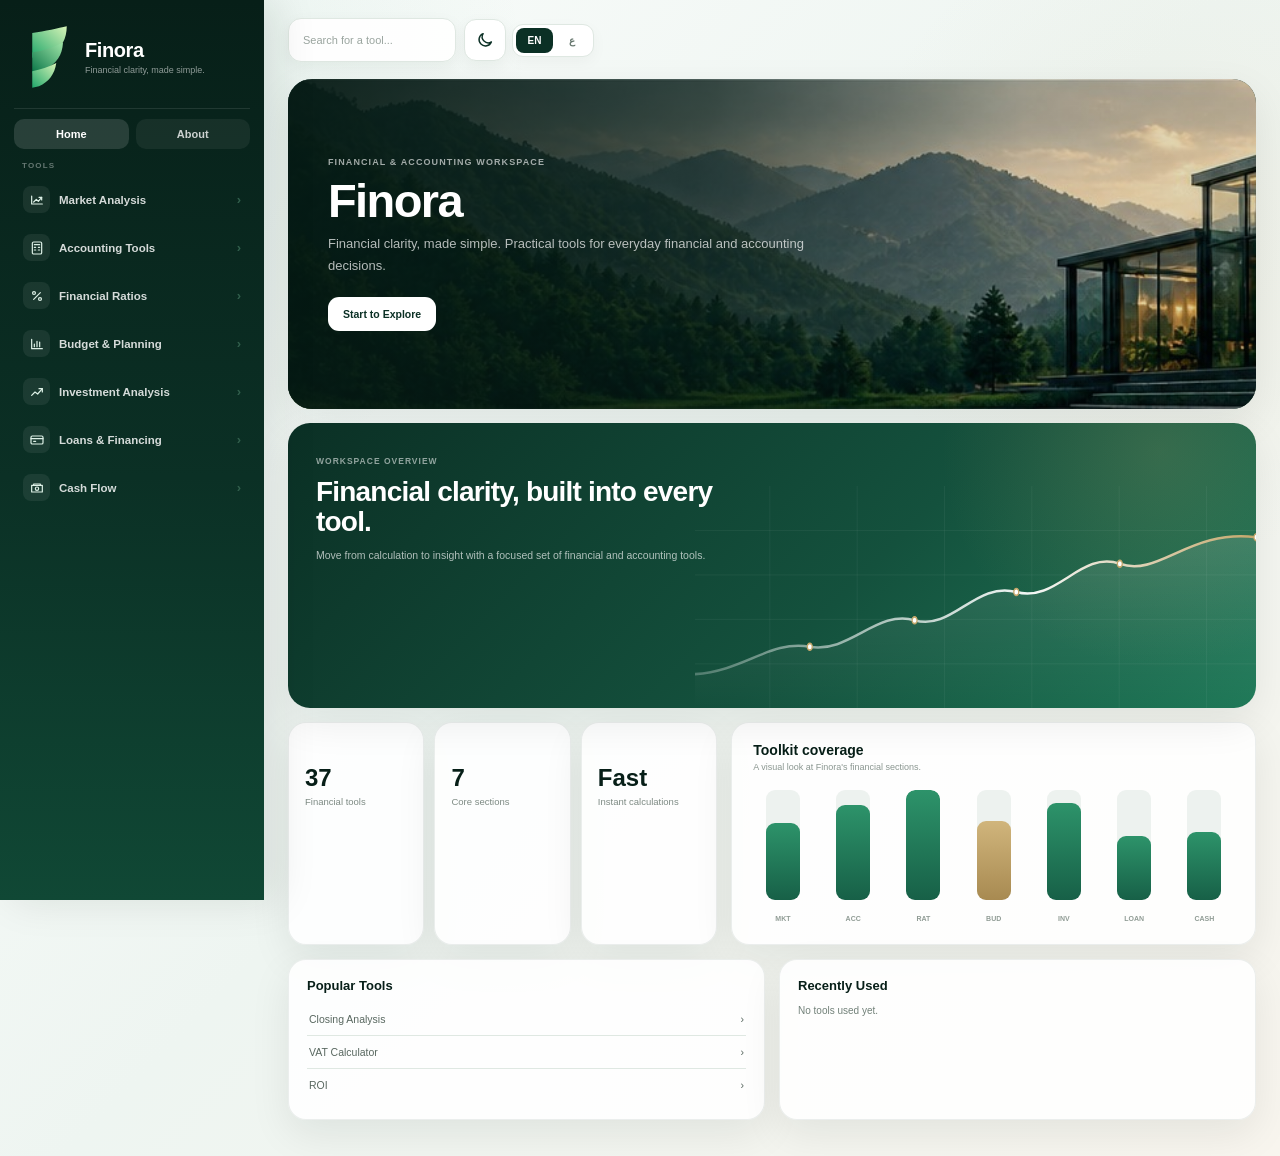
<file: index.html>
<!doctype html>
<html lang="en" dir="ltr">
<head>
<meta charset="utf-8">
<meta name="viewport" content="width=device-width,initial-scale=1,viewport-fit=cover">
<title>Finora</title>
<link rel="stylesheet" href="styles.css">
</head>
<body data-page="home">
<div class="shell">

<aside class="sidebar">
  <div class="brand">
    <span class="brand-mark">
      <svg viewBox="0 0 24 24" fill="none" stroke="currentColor" stroke-width="1.8" stroke-linecap="round" stroke-linejoin="round">
        <path d="M6 16c4.5 0 8-3.5 8-8-4.5 0-8 3.5-8 8Z"/><path d="M10 14c2.5 0 5 1.7 6 4"/>
      </svg>
    </span>
    <div><strong>Finora</strong><small data-en="Financial clarity, made simple." data-ar="وضوح مالي ببساطة.">Financial clarity, made simple.</small></div>
  </div>
  <div class="side-top">
    <a data-nav="home" href="index.html" data-en="Home" data-ar="الرئيسية">Home</a>
    <a data-nav="about" href="about.html" data-en="About" data-ar="عن Finora">About</a>
  </div>
  <div class="side-label" data-en="Tools" data-ar="الأدوات">Tools</div>
  <div id="sidebarMenus" class="side-menu"></div>
</aside>
<div id="overlay" class="overlay"></div>

<main class="main">

<header class="topbar">
  <button class="menu-btn" onclick="toggleNav()" aria-label="Menu">
    <svg viewBox="0 0 24 24" fill="none" stroke="currentColor" stroke-width="2" stroke-linecap="round"><path d="M4 7h16M4 12h16M4 17h16"/></svg>
  </button>
  <div class="breadcrumb">Finora</div>
  <div class="lang">
    <button data-lang="en" onclick="setLang('en')">EN</button>
    <button data-lang="ar" onclick="setLang('ar')">ع</button>
  </div>
</header>


<section class="hero">
  <img src="[data-uri]" alt="">
  <div class="hero-copy">
    <small data-en="Financial & accounting workspace" data-ar="مساحة عمل مالية ومحاسبية">Financial & accounting workspace</small>
    <h1>Finora</h1>
    <p data-en="Financial clarity, made simple. Practical tools for everyday financial and accounting decisions."
       data-ar="وضوح مالي ببساطة. أدوات عملية للقرارات المالية والمحاسبية اليومية.">
       Financial clarity, made simple. Practical tools for everyday financial and accounting decisions.
    </p>
    <button class="primary-btn" onclick="location.href='explore.html'" data-en="Start to Explore" data-ar="ابدأ الاستكشاف">Start to Explore</button>
  </div>
</section>

<section class="visual-panel">
  <div class="visual-copy">
    <small data-en="Workspace overview" data-ar="نظرة عامة">Workspace overview</small>
    <h2 data-en="Financial clarity, built into every tool." data-ar="وضوح مالي داخل كل أداة.">Financial clarity, built into every tool.</h2>
    <p data-en="Move from calculation to insight with a focused set of financial and accounting tools."
       data-ar="انتقل من الحساب إلى الفهم من خلال مجموعة مركزة من الأدوات المالية والمحاسبية.">
       Move from calculation to insight with a focused set of financial and accounting tools.
    </p>
  </div>
  <svg class="linechart" viewBox="0 0 900 260" preserveAspectRatio="none" aria-hidden="true">
    <defs>
      <linearGradient id="homeLine" x1="0" x2="1"><stop offset="0%" stop-color="rgba(255,255,255,.25)"/><stop offset="60%" stop-color="rgba(255,255,255,.95)"/><stop offset="100%" stop-color="#c4a66a"/></linearGradient>
      <linearGradient id="homeArea" x1="0" y1="0" x2="0" y2="1"><stop offset="0%" stop-color="rgba(255,255,255,.12)"/><stop offset="100%" stop-color="rgba(255,255,255,0)"/></linearGradient>
    </defs>
    <g class="gridline"><path d="M0 52H900M0 104H900M0 156H900M0 208H900"/><path d="M120 0V260M260 0V260M400 0V260M540 0V260M680 0V260M820 0V260"/></g>
    <path class="chart-area" d="M0 220 C80 216 120 180 184 188 S292 144 352 157 S450 111 515 124 S618 75 681 91 S792 50 900 60 L900 260 L0 260 Z"/>
    <path class="chart-line" d="M0 220 C80 216 120 180 184 188 S292 144 352 157 S450 111 515 124 S618 75 681 91 S792 50 900 60"/>
    <g class="chart-points"><circle cx="184" cy="188" r="4"/><circle cx="352" cy="157" r="4"/><circle cx="515" cy="124" r="4"/><circle cx="681" cy="91" r="4"/><circle cx="900" cy="60" r="4"/></g>
  </svg>
</section>

<div class="home-lower">
  <div class="stat-row">
    <div class="stat"><strong>37</strong><span data-en="Financial tools" data-ar="أداة مالية">Financial tools</span></div>
    <div class="stat"><strong>7</strong><span data-en="Core sections" data-ar="أقسام رئيسية">Core sections</span></div>
    <div class="stat"><strong data-en="Fast" data-ar="سريع">Fast</strong><span data-en="Instant calculations" data-ar="حسابات فورية">Instant calculations</span></div>
  </div>
  <div class="bars">
    <h3 data-en="Toolkit coverage" data-ar="تغطية الأدوات">Toolkit coverage</h3>
    <p data-en="A visual look at Finora's financial sections." data-ar="نظرة بصرية على أقسام Finora المالية.">A visual look at Finora's financial sections.</p>
    <div class="bar-wrap">
      <div class="bar-item"><div class="bar-track"><div class="bar-fill" style="height:70%"></div></div><span>MKT</span></div>
      <div class="bar-item"><div class="bar-track"><div class="bar-fill" style="height:86%"></div></div><span>ACC</span></div>
      <div class="bar-item"><div class="bar-track"><div class="bar-fill" style="height:100%"></div></div><span>RAT</span></div>
      <div class="bar-item"><div class="bar-track"><div class="bar-fill" style="height:72%"></div></div><span>BUD</span></div>
      <div class="bar-item"><div class="bar-track"><div class="bar-fill" style="height:88%"></div></div><span>INV</span></div>
      <div class="bar-item"><div class="bar-track"><div class="bar-fill" style="height:58%"></div></div><span>LOAN</span></div>
      <div class="bar-item"><div class="bar-track"><div class="bar-fill" style="height:62%"></div></div><span>CASH</span></div>
    </div>
  </div>
</div>

<div class="home-foot-grid">
  <section class="simple-panel"><h3 data-en="Popular Tools" data-ar="الأدوات الشائعة">Popular Tools</h3><div id="popularList" class="link-list"></div></section>
  <section class="simple-panel"><h3 data-en="Recently Used" data-ar="المستخدمة مؤخرًا">Recently Used</h3><div id="recentList"></div></section>
</div>

</main>
</div>
<script src="app.js"></script>
</body>
</html>
</file>
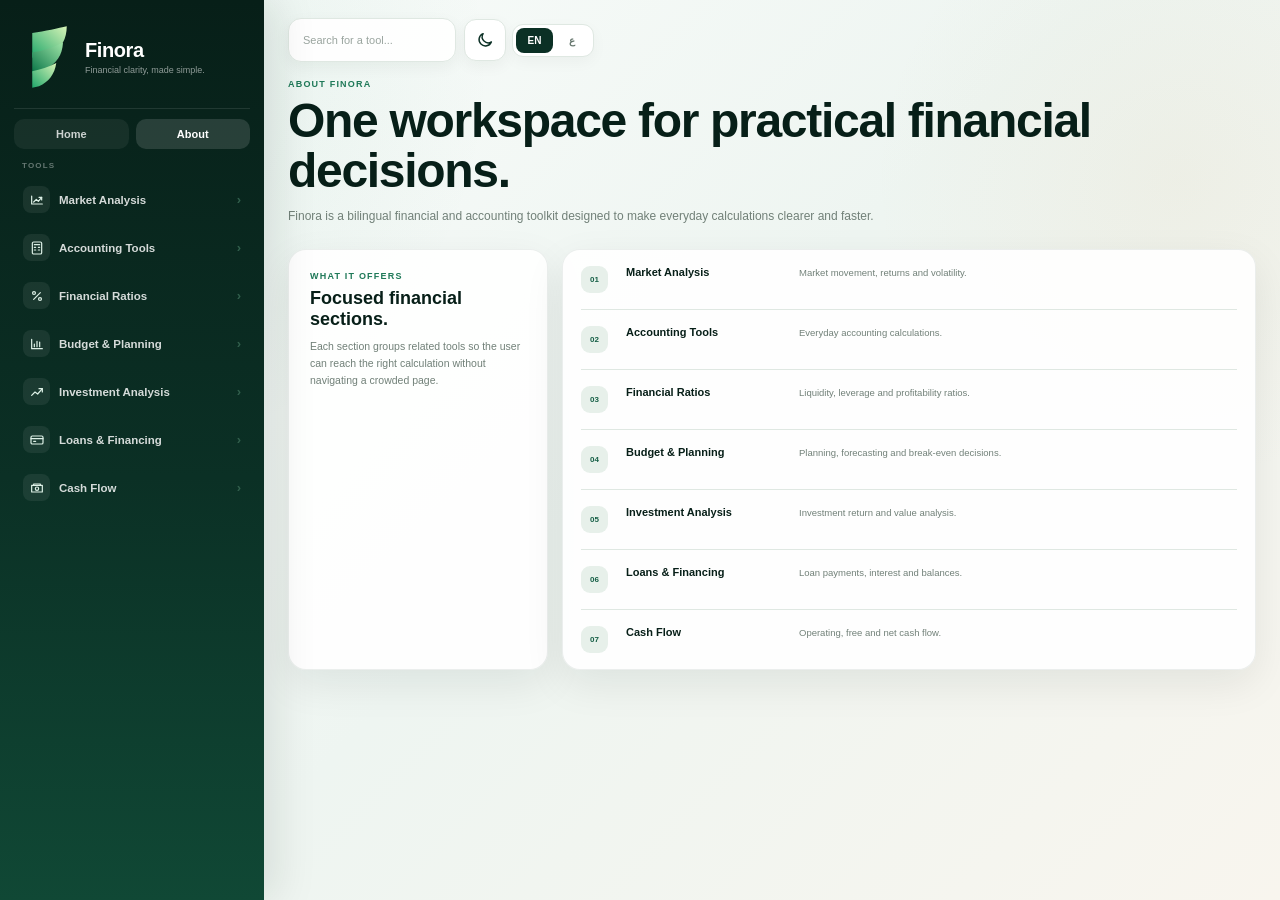
<file: about.html>
<!doctype html>
<html lang="en" dir="ltr">
<head>
<meta charset="utf-8">
<meta name="viewport" content="width=device-width,initial-scale=1,viewport-fit=cover">
<title>About | Finora</title>
<link rel="stylesheet" href="styles.css">
</head>
<body data-page="about">
<div class="shell">

<aside class="sidebar">
  <div class="brand">
    <span class="brand-mark">
      <svg viewBox="0 0 24 24" fill="none" stroke="currentColor" stroke-width="1.8" stroke-linecap="round" stroke-linejoin="round">
        <path d="M6 16c4.5 0 8-3.5 8-8-4.5 0-8 3.5-8 8Z"/><path d="M10 14c2.5 0 5 1.7 6 4"/>
      </svg>
    </span>
    <div><strong>Finora</strong><small data-en="Financial clarity, made simple." data-ar="وضوح مالي ببساطة.">Financial clarity, made simple.</small></div>
  </div>
  <div class="side-top">
    <a data-nav="home" href="index.html" data-en="Home" data-ar="الرئيسية">Home</a>
    <a data-nav="about" href="about.html" data-en="About" data-ar="عن Finora">About</a>
  </div>
  <div class="side-label" data-en="Tools" data-ar="الأدوات">Tools</div>
  <div id="sidebarMenus" class="side-menu"></div>
</aside>
<div id="overlay" class="overlay"></div>

<main class="main">

<header class="topbar">
  <button class="menu-btn" onclick="toggleNav()" aria-label="Menu">
    <svg viewBox="0 0 24 24" fill="none" stroke="currentColor" stroke-width="2" stroke-linecap="round"><path d="M4 7h16M4 12h16M4 17h16"/></svg>
  </button>
  <div class="breadcrumb">About</div>
  <div class="lang">
    <button data-lang="en" onclick="setLang('en')">EN</button>
    <button data-lang="ar" onclick="setLang('ar')">ع</button>
  </div>
</header>


<section class="page-head">
  <span class="eyebrow" data-en="About Finora" data-ar="عن Finora">About Finora</span>
  <h1 data-en="One workspace for practical financial decisions." data-ar="مساحة واحدة لقرارات مالية عملية وواضحة.">One workspace for practical financial decisions.</h1>
  <p data-en="Finora is a bilingual financial and accounting toolkit designed to make everyday calculations clearer and faster."
     data-ar="Finora منصة ثنائية اللغة تجمع أدوات مالية ومحاسبية عملية لتجعل الحسابات اليومية أوضح وأسرع.">
     Finora is a bilingual financial and accounting toolkit designed to make everyday calculations clearer and faster.
  </p>
</section>
<div class="about-layout">
  <section class="about-intro">
    <span class="eyebrow" data-en="What it offers" data-ar="ماذا يقدم">What it offers</span>
    <h2 data-en="Focused financial sections." data-ar="أقسام مالية مركزة.">Focused financial sections.</h2>
    <p data-en="Each section groups related tools so the user can reach the right calculation without navigating a crowded page."
       data-ar="كل قسم يجمع الأدوات المرتبطة به حتى يصل المستخدم للحساب المطلوب بدون التنقل داخل صفحة مزدحمة.">
       Each section groups related tools so the user can reach the right calculation without navigating a crowded page.
    </p>
  </section>
  <section id="aboutList" class="about-list"></section>
</div>

</main>
</div>
<script src="app.js"></script>
</body>
</html>
</file>
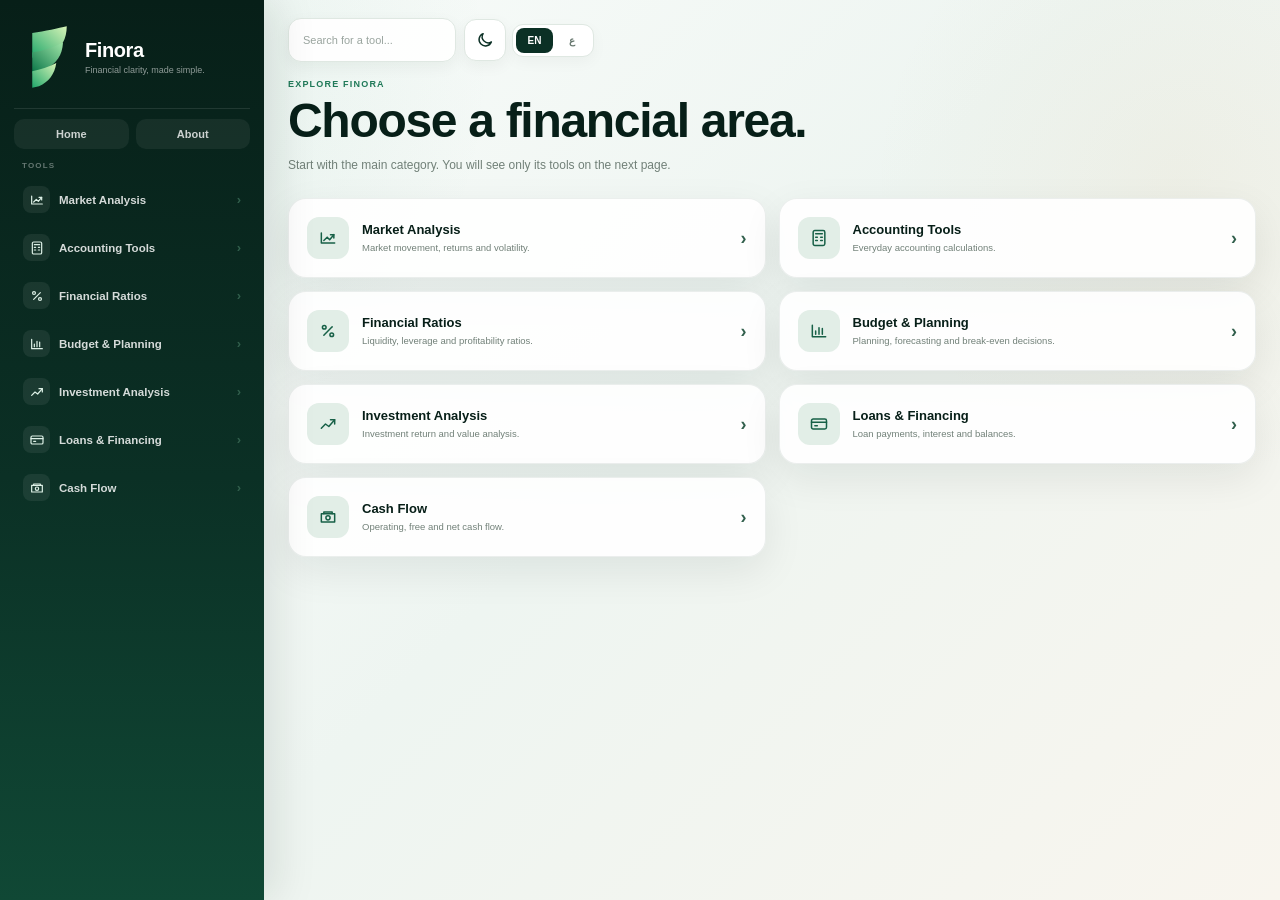
<file: category.html>
<!doctype html>
<html lang="en" dir="ltr">
<head>
<meta charset="utf-8">
<meta name="viewport" content="width=device-width,initial-scale=1,viewport-fit=cover">
<title>Category | Finora</title>
<link rel="stylesheet" href="styles.css">
</head>
<body data-page="category">
<div class="shell">

<aside class="sidebar">
  <div class="brand">
    <span class="brand-mark">
      <svg viewBox="0 0 24 24" fill="none" stroke="currentColor" stroke-width="1.8" stroke-linecap="round" stroke-linejoin="round">
        <path d="M6 16c4.5 0 8-3.5 8-8-4.5 0-8 3.5-8 8Z"/><path d="M10 14c2.5 0 5 1.7 6 4"/>
      </svg>
    </span>
    <div><strong>Finora</strong><small data-en="Financial clarity, made simple." data-ar="وضوح مالي ببساطة.">Financial clarity, made simple.</small></div>
  </div>
  <div class="side-top">
    <a data-nav="home" href="index.html" data-en="Home" data-ar="الرئيسية">Home</a>
    <a data-nav="about" href="about.html" data-en="About" data-ar="عن Finora">About</a>
  </div>
  <div class="side-label" data-en="Tools" data-ar="الأدوات">Tools</div>
  <div id="sidebarMenus" class="side-menu"></div>
</aside>
<div id="overlay" class="overlay"></div>

<main class="main">

<header class="topbar">
  <button class="menu-btn" onclick="toggleNav()" aria-label="Menu">
    <svg viewBox="0 0 24 24" fill="none" stroke="currentColor" stroke-width="2" stroke-linecap="round"><path d="M4 7h16M4 12h16M4 17h16"/></svg>
  </button>
  <div class="breadcrumb">Category</div>
  <div class="lang">
    <button data-lang="en" onclick="setLang('en')">EN</button>
    <button data-lang="ar" onclick="setLang('ar')">ع</button>
  </div>
</header>


<section class="page-head">
  <span class="eyebrow" data-en="Finora tools" data-ar="أدوات Finora">Finora tools</span>
  <h1 id="categoryName"></h1>
  <p id="categoryDesc"></p>
</section>
<section id="toolGrid" class="tool-grid"></section>

</main>
</div>
<script src="app.js"></script>
</body>
</html>
</file>
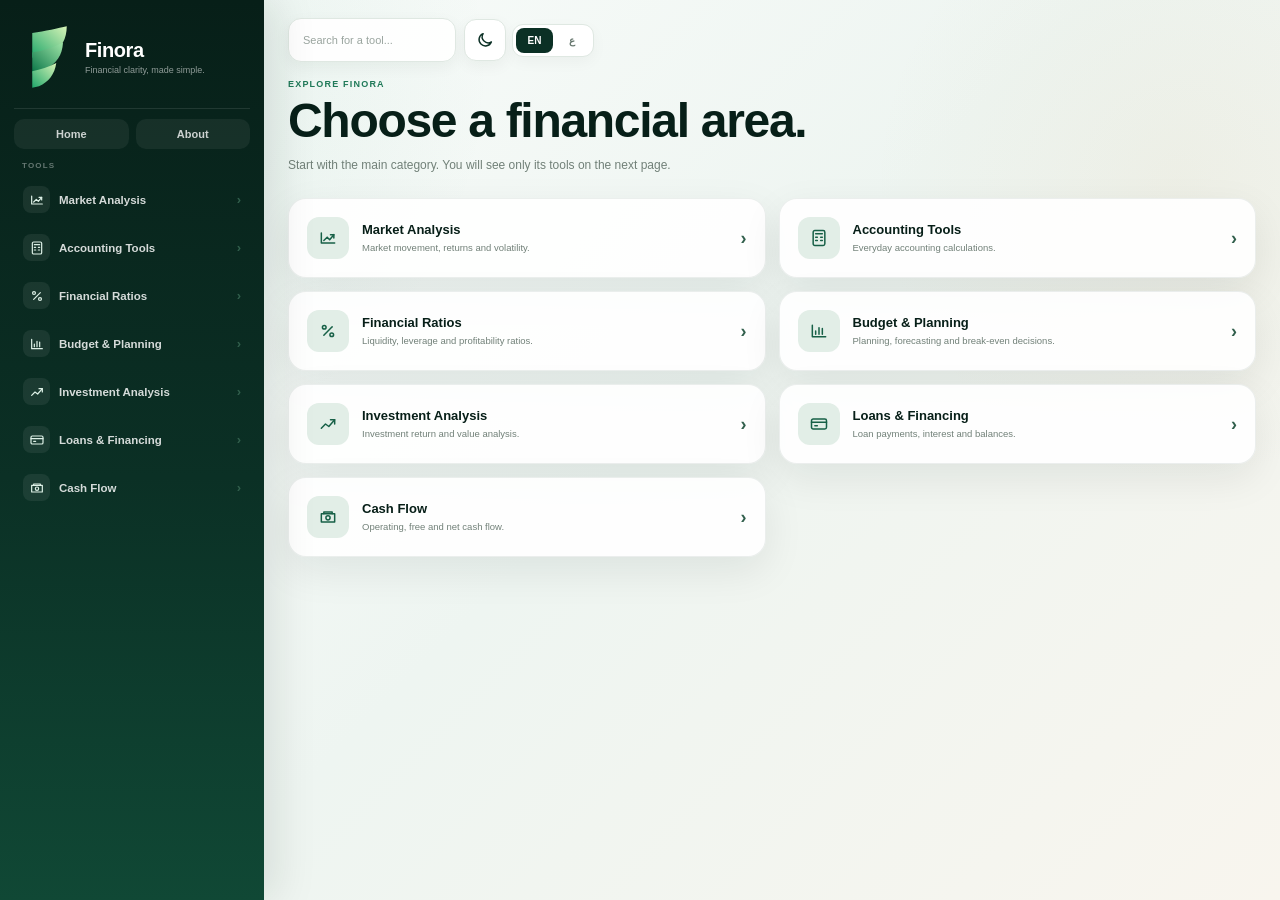
<file: explore.html>
<!doctype html>
<html lang="en" dir="ltr">
<head>
<meta charset="utf-8">
<meta name="viewport" content="width=device-width,initial-scale=1,viewport-fit=cover">
<title>Explore | Finora</title>
<link rel="stylesheet" href="styles.css">
</head>
<body data-page="explore">
<div class="shell">

<aside class="sidebar">
  <div class="brand">
    <span class="brand-mark">
      <svg viewBox="0 0 24 24" fill="none" stroke="currentColor" stroke-width="1.8" stroke-linecap="round" stroke-linejoin="round">
        <path d="M6 16c4.5 0 8-3.5 8-8-4.5 0-8 3.5-8 8Z"/><path d="M10 14c2.5 0 5 1.7 6 4"/>
      </svg>
    </span>
    <div><strong>Finora</strong><small data-en="Financial clarity, made simple." data-ar="وضوح مالي ببساطة.">Financial clarity, made simple.</small></div>
  </div>
  <div class="side-top">
    <a data-nav="home" href="index.html" data-en="Home" data-ar="الرئيسية">Home</a>
    <a data-nav="about" href="about.html" data-en="About" data-ar="عن Finora">About</a>
  </div>
  <div class="side-label" data-en="Tools" data-ar="الأدوات">Tools</div>
  <div id="sidebarMenus" class="side-menu"></div>
</aside>
<div id="overlay" class="overlay"></div>

<main class="main">

<header class="topbar">
  <button class="menu-btn" onclick="toggleNav()" aria-label="Menu">
    <svg viewBox="0 0 24 24" fill="none" stroke="currentColor" stroke-width="2" stroke-linecap="round"><path d="M4 7h16M4 12h16M4 17h16"/></svg>
  </button>
  <div class="breadcrumb">Explore</div>
  <div class="lang">
    <button data-lang="en" onclick="setLang('en')">EN</button>
    <button data-lang="ar" onclick="setLang('ar')">ع</button>
  </div>
</header>


<section class="page-head">
  <span class="eyebrow" data-en="Explore Finora" data-ar="استكشف Finora">Explore Finora</span>
  <h1 data-en="Choose a financial area." data-ar="اختر المجال المالي.">Choose a financial area.</h1>
  <p data-en="Start with the main category. You will see only its tools on the next page."
     data-ar="ابدأ باختيار القسم الرئيسي، وفي الصفحة التالية ستظهر لك أدوات هذا القسم فقط.">
     Start with the main category. You will see only its tools on the next page.
  </p>
</section>
<section id="categoryGrid" class="category-grid"></section>

</main>
</div>
<script src="app.js"></script>
</body>
</html>
</file>
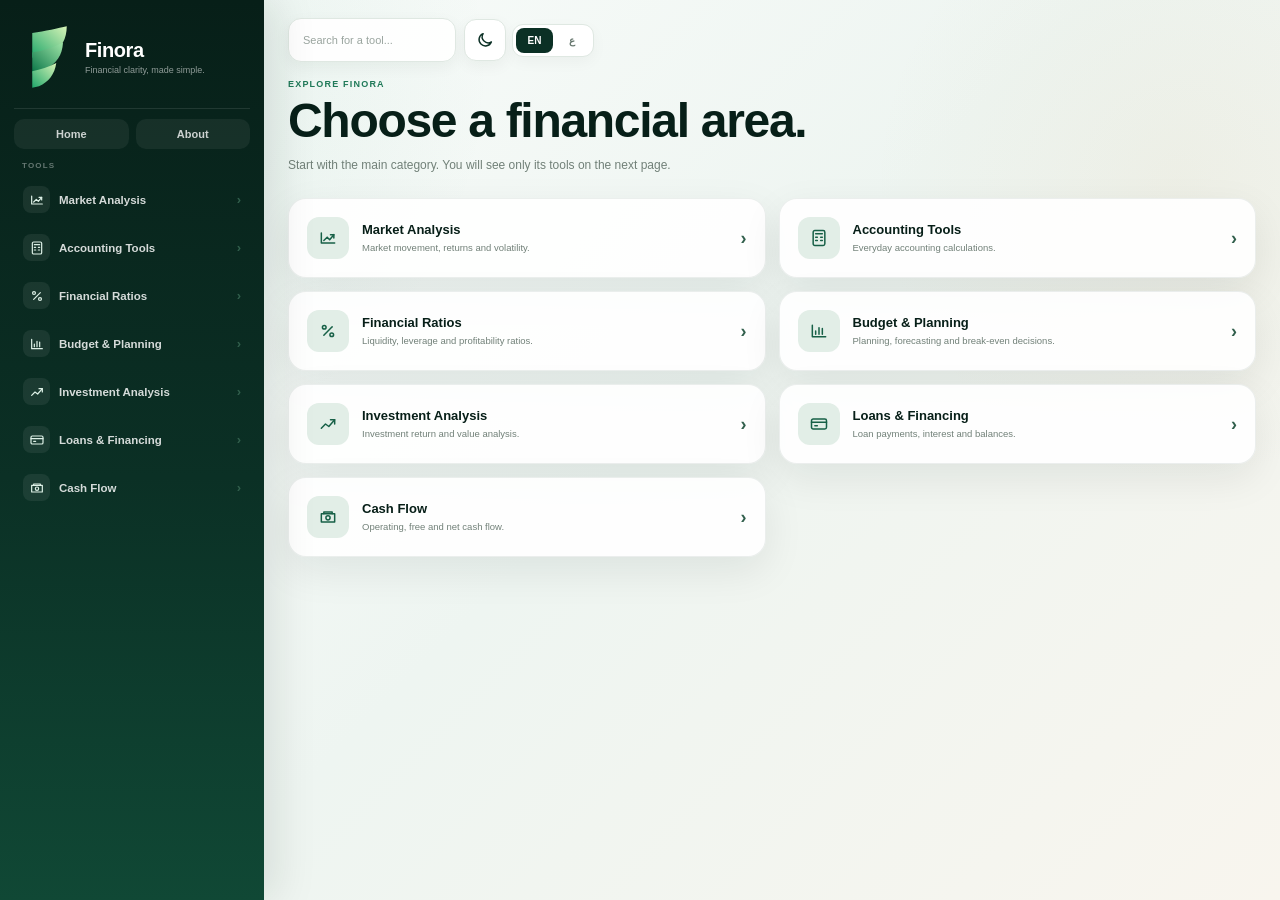
<file: tool.html>
<!doctype html>
<html lang="en" dir="ltr">
<head>
<meta charset="utf-8">
<meta name="viewport" content="width=device-width,initial-scale=1,viewport-fit=cover">
<title>Tool | Finora</title>
<link rel="stylesheet" href="styles.css">
</head>
<body data-page="tool">
<div class="shell">

<aside class="sidebar">
  <div class="brand">
    <span class="brand-mark">
      <svg viewBox="0 0 24 24" fill="none" stroke="currentColor" stroke-width="1.8" stroke-linecap="round" stroke-linejoin="round">
        <path d="M6 16c4.5 0 8-3.5 8-8-4.5 0-8 3.5-8 8Z"/><path d="M10 14c2.5 0 5 1.7 6 4"/>
      </svg>
    </span>
    <div><strong>Finora</strong><small data-en="Financial clarity, made simple." data-ar="وضوح مالي ببساطة.">Financial clarity, made simple.</small></div>
  </div>
  <div class="side-top">
    <a data-nav="home" href="index.html" data-en="Home" data-ar="الرئيسية">Home</a>
    <a data-nav="about" href="about.html" data-en="About" data-ar="عن Finora">About</a>
  </div>
  <div class="side-label" data-en="Tools" data-ar="الأدوات">Tools</div>
  <div id="sidebarMenus" class="side-menu"></div>
</aside>
<div id="overlay" class="overlay"></div>

<main class="main">

<header class="topbar">
  <button class="menu-btn" onclick="toggleNav()" aria-label="Menu">
    <svg viewBox="0 0 24 24" fill="none" stroke="currentColor" stroke-width="2" stroke-linecap="round"><path d="M4 7h16M4 12h16M4 17h16"/></svg>
  </button>
  <div class="breadcrumb">Calculator</div>
  <div class="lang">
    <button data-lang="en" onclick="setLang('en')">EN</button>
    <button data-lang="ar" onclick="setLang('ar')">ع</button>
  </div>
</header>


<section class="tool-page">
  <div class="tool-head">
    <a id="backLink" class="back-btn" href="explore.html" aria-label="Back">
      <svg viewBox="0 0 24 24" fill="none" stroke="currentColor" stroke-width="2" stroke-linecap="round"><path d="m15 18-6-6 6-6"/></svg>
    </a>
    <div>
      <span class="eyebrow" data-en="Calculator" data-ar="الحاسبة">Calculator</span>
      <h1 id="toolTitle"></h1>
      <p id="toolDesc"></p>
    </div>
  </div>

  <div class="mobile-tabs">
    <button id="tabInputs" class="active" onclick="showCalcTab('inputs')" data-en="Inputs" data-ar="المدخلات">Inputs</button>
    <button id="tabResults" onclick="showCalcTab('results')" data-en="Results" data-ar="النتائج">Results</button>
  </div>

  <div class="calc-grid">
    <section id="inputPanel" class="calc-panel mobile-active">
      <h2 data-en="Inputs" data-ar="المدخلات">Inputs</h2>
      <div id="fields" class="fields"></div>
      <button class="calc-btn" onclick="calculateTool()" data-en="Calculate" data-ar="احسب">Calculate</button>
    </section>

    <section id="resultPanel" class="calc-panel">
      <h2 data-en="Results" data-ar="النتائج">Results</h2>
      <div id="results"></div>
      <div id="formula" class="formula"></div>
      <button class="edit-btn" onclick="showCalcTab('inputs')" data-en="Edit inputs" data-ar="تعديل المدخلات">Edit inputs</button>
    </section>
  </div>
</section>

</main>
</div>
<script src="app.js"></script>
</body>
</html>
</file>
<file: styles.css>
:root{
  --g950:#071f18;
  --g900:#0b3025;
  --g800:#104835;
  --g700:#176047;
  --g600:#1f7958;
  --g500:#2d936a;
  --paper:#f7f8f5;
  --white:#fff;
  --ink:#15271f;
  --muted:#718078;
  --line:#dfe8e2;
  --gold:#c4a66a;
  --shadow:0 14px 40px rgba(7,31,24,.08);
}
*{box-sizing:border-box}
html{scroll-behavior:smooth}
body{
  margin:0;
  font-family:Inter,"Segoe UI",Arial,sans-serif;
  color:var(--ink);
  background:
    radial-gradient(circle at 8% 8%,rgba(45,147,106,.10),transparent 27%),
    radial-gradient(circle at 92% 20%,rgba(196,166,106,.08),transparent 22%),
    linear-gradient(135deg,#fbfdfc 0%,#eef5f1 50%,#f8f5ee 100%);
  min-height:100vh;
}
html[dir=rtl] body{font-family:"Tajawal","Segoe UI",Tahoma,Arial,sans-serif}
a{text-decoration:none;color:inherit}
button,input{font:inherit}
.shell{display:flex;min-height:100vh}

/* Sidebar */
.sidebar{
  position:fixed;left:0;top:0;bottom:0;width:264px;
  padding:22px 14px 24px;overflow:auto;z-index:40;color:#fff;
  background:linear-gradient(180deg,#071f18 0%,#0b3025 53%,#104835 100%);
  box-shadow:12px 0 40px rgba(7,31,24,.10);
}
.brand{
  display:flex;align-items:center;gap:11px;
  padding:2px 8px 18px;margin-bottom:10px;
  border-bottom:1px solid rgba(255,255,255,.10)
}
.brand-mark{
  width:38px;height:38px;border-radius:12px;
  display:grid;place-items:center;background:rgba(255,255,255,.09)
}
.brand-mark svg{width:22px;height:22px}
.brand strong{display:block;font-size:20px;letter-spacing:-.4px}
.brand small{display:block;margin-top:3px;color:rgba(255,255,255,.55);font-size:9px}
.side-top{display:grid;grid-template-columns:1fr 1fr;gap:7px;margin:0 0 12px}
.side-top a{
  display:flex;align-items:center;justify-content:center;
  padding:9px;border-radius:10px;font-size:11px;font-weight:750;
  color:rgba(255,255,255,.78);background:rgba(255,255,255,.06)
}
.side-top a:hover,.side-top a.active{background:rgba(255,255,255,.13);color:#fff}
.side-label{
  margin:12px 8px 7px;color:rgba(255,255,255,.38);
  font-size:8px;font-weight:850;letter-spacing:1.2px;text-transform:uppercase
}
.side-menu details{margin:3px 0}
.side-menu summary{
  list-style:none;cursor:pointer;
  display:flex;align-items:center;gap:9px;
  padding:9px;border-radius:10px;
  color:rgba(255,255,255,.83);font-size:11.5px;font-weight:700
}
.side-menu summary::-webkit-details-marker{display:none}
.side-menu summary:hover,.side-menu details[open] summary{background:rgba(255,255,255,.08);color:#fff}
.side-icon{
  width:27px;height:27px;border-radius:8px;
  display:grid;place-items:center;flex:none;
  background:rgba(255,255,255,.07);color:#ddf0e6
}
.side-icon svg{width:16px;height:16px}
.side-cat-name{flex:1}
.side-cat-link{font-size:13px;color:rgba(255,255,255,.45)}
.side-tools{padding:3px 5px 4px}
.side-tools a{
  display:block;padding:7px 10px 7px 42px;border-radius:8px;
  color:rgba(255,255,255,.58);font-size:10.5px
}
html[dir=rtl] .side-tools a{padding:7px 42px 7px 10px}
.side-tools a:hover,.side-tools a.active{background:rgba(45,147,106,.17);color:#fff}

/* Main + header */
.main{margin-left:264px;width:calc(100% - 264px);padding:18px 24px 36px}
.topbar{
  display:flex;align-items:center;justify-content:space-between;gap:12px;
  margin-bottom:17px
}
.menu-btn{
  display:none;width:42px;height:42px;border:1px solid var(--line);border-radius:12px;
  background:#fff;color:var(--g900);place-items:center;cursor:pointer
}
.menu-btn svg{width:19px;height:19px}
.breadcrumb{min-width:0;color:#87938d;font-size:10px}
.lang{
  display:flex;padding:3px;border:1px solid var(--line);
  border-radius:11px;background:#fff;box-shadow:0 5px 15px rgba(7,31,24,.04)
}
.lang button{
  border:0;background:transparent;padding:7px 9px;min-width:37px;
  border-radius:8px;color:#64756c;font-size:10px;font-weight:850;cursor:pointer
}
.lang button.active{background:var(--g900);color:#fff}
.overlay{display:none}

/* Common page headers */
.page-head{max-width:820px;margin-bottom:22px}
.eyebrow{
  display:block;margin-bottom:7px;color:var(--g600);
  font-size:9px;font-weight:850;letter-spacing:1.2px;text-transform:uppercase
}
.page-head h1{
  margin:0;color:var(--g950);font-size:clamp(30px,4vw,48px);
  line-height:1.05;letter-spacing:-1.3px
}
.page-head p{margin:10px 0 0;color:var(--muted);font-size:12px;line-height:1.65}

/* Home */
.hero{
  position:relative;min-height:330px;border-radius:24px;overflow:hidden;
  background:var(--g900);box-shadow:var(--shadow)
}
.hero img{position:absolute;inset:0;width:100%;height:100%;object-fit:cover;object-position:center}
.hero:after{
  content:"";position:absolute;inset:0;
  background:linear-gradient(90deg,rgba(5,26,20,.92),rgba(5,26,20,.62) 43%,rgba(5,26,20,.12) 76%)
}
html[dir=rtl] .hero:after{
  background:linear-gradient(270deg,rgba(5,26,20,.92),rgba(5,26,20,.62) 43%,rgba(5,26,20,.12) 76%)
}
.hero-copy{
  position:relative;z-index:2;min-height:330px;width:min(620px,62%);
  padding:40px;display:flex;flex-direction:column;justify-content:center;color:#fff
}
.hero-copy small{color:rgba(255,255,255,.62);font-size:9px;font-weight:800;letter-spacing:1.1px;text-transform:uppercase}
.hero-copy h1{margin:10px 0 9px;font-size:47px;line-height:1;letter-spacing:-1.6px}
.hero-copy p{margin:0;max-width:480px;color:rgba(255,255,255,.70);font-size:13px;line-height:1.65}
.primary-btn{
  width:max-content;margin-top:21px;border:0;border-radius:11px;padding:11px 15px;
  background:#fff;color:var(--g900);font-weight:850;font-size:10.5px;cursor:pointer
}
.visual-panel{
  position:relative;min-height:285px;margin-top:14px;border-radius:22px;overflow:hidden;
  color:#fff;background:
  radial-gradient(circle at 90% 10%,rgba(196,166,106,.18),transparent 24%),
  linear-gradient(135deg,#0b3025 0%,#14513d 58%,#1f7958 100%);
  box-shadow:var(--shadow)
}
.visual-copy{position:absolute;z-index:3;left:28px;top:27px;width:min(430px,46%)}
html[dir=rtl] .visual-copy{left:auto;right:28px}
.visual-copy small{color:rgba(255,255,255,.55);font-size:8.5px;font-weight:800;letter-spacing:1px;text-transform:uppercase}
.visual-copy h2{margin:9px 0 10px;font-size:28px;line-height:1.08;letter-spacing:-.8px}
.visual-copy p{margin:0;color:rgba(255,255,255,.67);font-size:10.5px;line-height:1.65}
.linechart{position:absolute;right:0;bottom:0;width:58%;height:78%}
html[dir=rtl] .linechart{right:auto;left:0;transform:scaleX(-1)}
.gridline{stroke:rgba(255,255,255,.07);stroke-width:1}
.chart-area{fill:url(#homeArea)}
.chart-line{fill:none;stroke:url(#homeLine);stroke-width:3;stroke-linecap:round}
.chart-points circle{fill:#fff;stroke:#c4a66a;stroke-width:2}
.home-lower{display:grid;grid-template-columns:.9fr 1.1fr;gap:14px;margin-top:14px}
.stat-row{display:grid;grid-template-columns:repeat(3,1fr);gap:10px}
.stat{
  min-height:126px;padding:16px;border:1px solid rgba(20,58,45,.08);
  border-radius:18px;background:rgba(255,255,255,.88);box-shadow:var(--shadow)
}
.stat strong{display:block;margin-top:25px;color:var(--g950);font-size:24px}
.stat span{display:block;margin-top:4px;color:#7d8a83;font-size:9.5px}
.bars{
  padding:19px 21px;border:1px solid rgba(20,58,45,.08);
  border-radius:18px;background:rgba(255,255,255,.88);box-shadow:var(--shadow)
}
.bars h3{margin:0;color:var(--g950);font-size:14px}
.bars p{margin:4px 0 0;color:#8a9690;font-size:9px}
.bar-wrap{display:flex;align-items:flex-end;gap:11px;height:140px;margin-top:13px}
.bar-item{flex:1;text-align:center}
.bar-track{height:110px;max-width:34px;margin:0 auto 7px;border-radius:9px;background:#edf2ef;display:flex;align-items:flex-end;overflow:hidden}
.bar-fill{width:100%;border-radius:9px 9px 0 0;background:linear-gradient(180deg,var(--g500),var(--g700))}
.bar-item:nth-child(4) .bar-fill{background:linear-gradient(180deg,#d0b57c,#a88a51)}
.bar-item span{color:#909c95;font-size:7px;font-weight:750}
.home-foot-grid{display:grid;grid-template-columns:1fr 1fr;gap:14px;margin-top:14px}
.simple-panel{
  padding:18px;border:1px solid rgba(20,58,45,.08);
  border-radius:18px;background:rgba(255,255,255,.88);box-shadow:var(--shadow)
}
.simple-panel h3{margin:0 0 10px;color:var(--g950);font-size:13px}
.link-list{display:flex;flex-direction:column}
.link-list a,.recent-link{
  display:flex;align-items:center;justify-content:space-between;gap:10px;
  padding:10px 2px;border-bottom:1px solid var(--line);font-size:10.5px;color:#58675f
}
.link-list a:last-child,.recent-link:last-child{border-bottom:0}
.link-list a:hover,.recent-link:hover{color:var(--g700)}

/* Explore categories */
.category-grid{display:grid;grid-template-columns:repeat(2,minmax(0,1fr));gap:13px}
.category-card{
  display:flex;align-items:center;gap:13px;padding:18px;
  border:1px solid rgba(20,58,45,.08);border-radius:18px;
  background:rgba(255,255,255,.90);box-shadow:var(--shadow);transition:.16s
}
.category-card:hover{transform:translateY(-2px);border-color:rgba(31,121,88,.24)}
.cat-icon{
  width:42px;height:42px;flex:none;border-radius:12px;
  display:grid;place-items:center;background:#e2eee7;color:var(--g700)
}
.cat-icon svg{width:20px;height:20px}
.category-card strong{display:block;color:var(--g950);font-size:13px}
.category-card p{margin:4px 0 0;color:var(--muted);font-size:9.5px;line-height:1.45}
.category-card .go-arrow{margin-left:auto;color:#9aa69f;font-size:18px}
html[dir=rtl] .category-card .go-arrow{margin-left:0;margin-right:auto;transform:scaleX(-1)}

/* Category tools */
.tool-grid{display:grid;grid-template-columns:repeat(2,minmax(0,1fr));gap:11px}
.tool-card{
  display:flex;align-items:center;justify-content:space-between;gap:12px;
  padding:16px;border:1px solid rgba(20,58,45,.08);border-radius:16px;
  background:rgba(255,255,255,.90);box-shadow:var(--shadow);transition:.16s
}
.tool-card:hover{transform:translateY(-1px);border-color:rgba(31,121,88,.24)}
.tool-card strong{display:block;color:var(--g950);font-size:12px}
.tool-card p{margin:4px 0 0;color:var(--muted);font-size:9px;line-height:1.4}
.tool-arrow{color:#9aa69f;font-size:18px}
html[dir=rtl] .tool-arrow{transform:scaleX(-1)}

/* Dedicated calculator page */
.tool-page{height:calc(100dvh - 76px);min-height:520px;display:grid;grid-template-rows:auto 1fr;gap:12px}
.tool-head{display:flex;align-items:flex-start;gap:11px}
.back-btn{
  width:38px;height:38px;flex:none;border:1px solid var(--line);border-radius:11px;
  display:grid;place-items:center;background:#fff;color:var(--g900);cursor:pointer
}
.back-btn svg{width:17px;height:17px}
html[dir=rtl] .back-btn svg{transform:scaleX(-1)}
.tool-head h1{margin:0;color:var(--g950);font-size:24px;letter-spacing:-.6px}
.tool-head p{margin:5px 0 0;color:var(--muted);font-size:10.5px;line-height:1.45}
.calc-grid{min-height:0;display:grid;grid-template-columns:1fr .88fr;gap:12px}
.calc-panel{
  min-height:0;
  overflow:auto;
  padding:18px;
  border:1px solid rgba(20,58,45,.09);
  border-radius:18px;
  background:
    radial-gradient(circle at 12% 10%,rgba(45,147,106,.12),transparent 30%),
    radial-gradient(circle at 88% 88%,rgba(196,166,106,.10),transparent 28%),
    linear-gradient(145deg,#fbfdfc 0%,#eef5f1 52%,#f7f3eb 100%);
  box-shadow:var(--shadow)
}
.calc-panel h2{margin:0 0 13px;color:var(--g900);font-size:13px}
.fields{display:grid;grid-template-columns:repeat(2,minmax(0,1fr));gap:10px 12px}
.field-wrap label{
  display:block;min-height:26px;margin-bottom:4px;color:#5d6c64;
  font-size:9.5px;font-weight:760;line-height:1.3
}
.field{
  width:100%;height:42px;padding:9px 11px;border:1px solid #d9e3dd;
  border-radius:10px;background:#fbfcfb;outline:none;color:var(--ink);font-size:12px
}
.field:focus{border-color:#8ebba6;box-shadow:0 0 0 3px rgba(31,121,88,.08)}
.calc-btn{
  width:100%;margin-top:13px;border:0;border-radius:10px;padding:11px 13px;
  background:linear-gradient(135deg,var(--g900),var(--g700));color:#fff;
  font-size:11px;font-weight:850;cursor:pointer
}
.result{padding:11px 2px;border-bottom:1px solid var(--line)}
.result:last-child{border-bottom:0}
.result small{color:var(--muted);font-size:9px}
.result strong{display:block;margin-top:3px;color:var(--g900);font-size:22px}
.empty{margin:0;color:var(--muted);font-size:10px;line-height:1.5}
.formula{
  margin-top:12px;padding:10px 11px;border-radius:9px;background:#f5f4ef;
  border-left:3px solid var(--gold);color:#68746d;font-size:9px;line-height:1.5
}
html[dir=rtl] .formula{border-left:0;border-right:3px solid var(--gold)}
.mobile-tabs{display:none}
.edit-btn{display:none}

/* About */
.about-layout{display:grid;grid-template-columns:260px 1fr;gap:14px}
.about-intro,.about-list{
  border:1px solid rgba(20,58,45,.08);border-radius:18px;
  background:rgba(255,255,255,.90);box-shadow:var(--shadow)
}
.about-intro{padding:21px}
.about-intro h2{margin:6px 0 8px;color:var(--g950);font-size:18px}
.about-intro p{margin:0;color:var(--muted);font-size:10.5px;line-height:1.65}
.about-list{padding:0 18px}
.about-row{display:grid;grid-template-columns:32px 160px 1fr;gap:13px;padding:16px 0;border-bottom:1px solid var(--line)}
.about-row:last-child{border-bottom:0}
.about-num{width:27px;height:27px;border-radius:9px;display:grid;place-items:center;background:#e7f0ea;color:var(--g700);font-size:8px;font-weight:850}
.about-row strong{font-size:11px;color:var(--g950)}
.about-row p{margin:0;color:var(--muted);font-size:9.5px;line-height:1.5}

@media(max-width:850px){
  body.nav-open{overflow:hidden}
  .sidebar{width:min(82vw,300px);transform:translateX(-105%);transition:.25s}
  body.nav-open .sidebar{transform:translateX(0)}
  .overlay{
    display:block;position:fixed;inset:0;z-index:35;background:rgba(7,31,24,.38);
    opacity:0;pointer-events:none;transition:.2s
  }
  body.nav-open .overlay{opacity:1;pointer-events:auto}
  .main{margin-left:0;width:100%;padding:13px 14px 26px}
  .menu-btn{display:grid}
  .category-grid,.tool-grid{grid-template-columns:1fr}
  .home-lower,.home-foot-grid{grid-template-columns:1fr}
  .about-layout{grid-template-columns:1fr}
}
@media(max-width:620px){
  .hero{min-height:305px;border-radius:20px}
  .hero-copy{min-height:305px;width:88%;padding:25px 22px}
  .hero-copy h1{font-size:38px}
  .visual-panel{min-height:365px}
  .visual-copy{position:relative;left:auto!important;right:auto!important;top:auto;width:100%;padding:22px}
  .visual-copy h2{font-size:25px}
  .linechart{width:100%;height:56%}
  .stat-row{grid-template-columns:repeat(3,1fr)}
  .stat{min-height:105px;padding:12px}
  .stat strong{margin-top:18px;font-size:20px}
  .bar-wrap{gap:6px}
  .tool-page{height:calc(100dvh - 65px);min-height:0;grid-template-rows:auto auto 1fr;gap:8px}
  .tool-head h1{font-size:20px}
  .tool-head p{display:-webkit-box;-webkit-line-clamp:2;-webkit-box-orient:vertical;overflow:hidden;font-size:9px}
  .mobile-tabs{display:grid;grid-template-columns:1fr 1fr;gap:4px;padding:4px;border:1px solid var(--line);border-radius:11px;background:rgba(255,255,255,.75)}
  .mobile-tabs button{border:0;border-radius:8px;padding:8px;background:transparent;color:#708078;font-size:10px;font-weight:800}
  .mobile-tabs button.active{background:var(--g900);color:#fff}
  .calc-grid{display:block;height:100%;min-height:0}
  .calc-panel{display:none;height:100%;padding:14px}
  .calc-panel.mobile-active{display:block}
  .fields{grid-template-columns:repeat(2,minmax(0,1fr));gap:8px 9px}
  .field-wrap label{min-height:23px;font-size:8.5px}
  .field{height:39px;font-size:11px}
  .edit-btn{
    display:block;width:100%;margin-top:10px;border:1px solid var(--line);
    border-radius:10px;padding:9px;background:#fff;color:var(--g800);font-size:10px;font-weight:800
  }
  .about-row{grid-template-columns:32px 1fr}
  .about-row p{grid-column:2}
}
@media(max-width:360px){
  .fields{grid-template-columns:1fr}
  .stat-row{grid-template-columns:1fr}
}


/* Restored Finora logo + global search */
.brand-mark.original-logo{
  background:transparent;
  border-radius:0;
  width:42px;
  height:42px;
}
.finora-logo{
  display:block;
  width:100%;
  height:100%;
}
.topbar{
  position:relative;
  display:grid;
  grid-template-columns:auto auto minmax(0,1fr) auto;
  align-items:center;
  gap:10px;
}
.top-logo{
  width:34px;
  height:42px;
  display:grid;
  place-items:center;
  flex:none;
}
.top-logo .finora-logo{
  width:26px;
  height:34px;
}
.search-wrap{
  position:relative;
  min-width:0;
}
.global-search{
  width:100%;
  min-width:0;
  height:42px;
  padding:0 14px;
  border:1px solid var(--line);
  border-radius:12px;
  outline:none;
  background:rgba(255,255,255,.94);
  color:var(--ink);
  font-size:11px;
  box-shadow:0 5px 15px rgba(7,31,24,.04);
}
.global-search::placeholder{color:#9aa59f}
.global-search:focus{
  border-color:rgba(31,121,88,.35);
  box-shadow:0 0 0 4px rgba(31,121,88,.08);
}
.search-results{
  position:absolute;
  z-index:80;
  top:calc(100% + 7px);
  left:0;
  right:0;
  display:none;
  max-height:340px;
  overflow:auto;
  border:1px solid rgba(20,58,45,.10);
  border-radius:13px;
  background:rgba(255,255,255,.98);
  box-shadow:0 18px 42px rgba(7,31,24,.14);
  backdrop-filter:blur(16px);
}
.search-results.open{display:block}
.search-result{
  width:100%;
  display:flex;
  align-items:center;
  justify-content:space-between;
  gap:12px;
  border:0;
  border-bottom:1px solid rgba(20,58,45,.07);
  padding:11px 12px;
  background:transparent;
  color:var(--ink);
  cursor:pointer;
  text-align:left;
}
html[dir=rtl] .search-result{text-align:right}
.search-result:last-child{border-bottom:0}
.search-result:hover{background:#f3f7f4}
.search-result strong{
  display:block;
  color:var(--g950);
  font-size:10.5px;
}
.search-result small{
  display:block;
  margin-top:3px;
  color:#8b9790;
  font-size:8.5px;
}
.search-result .search-arrow{
  color:#9ba69f;
  font-size:16px;
  flex:none;
}
html[dir=rtl] .search-result .search-arrow{transform:scaleX(-1)}
.search-empty{
  padding:13px;
  color:#8b9790;
  font-size:9.5px;
}

@media(max-width:850px){
  .topbar{
    grid-template-columns:auto auto minmax(0,1fr) auto;
    gap:7px;
  }
  .top-logo{
    width:26px;
    height:38px;
  }
  .top-logo .finora-logo{
    width:22px;
    height:30px;
  }
  .global-search{
    height:42px;
    padding:0 11px;
    font-size:10.5px;
  }
}
@media(max-width:430px){
  .main{padding-left:12px;padding-right:12px}
  .topbar{gap:6px}
  .menu-btn{width:40px;height:40px}
  .top-logo{
    width:22px;
    height:40px;
  }
  .top-logo .finora-logo{
    width:20px;
    height:28px;
  }
  .lang button{
    min-width:32px;
    padding:7px 6px;
  }
}


/* Theme controls */
.top-controls{
  display:flex;
  align-items:center;
  gap:7px;
}
.theme-toggle{
  display:flex;
  padding:3px;
  border:1px solid var(--line);
  border-radius:11px;
  background:var(--surface);
  box-shadow:0 5px 15px rgba(7,31,24,.04);
}
.theme-toggle button{
  width:34px;
  height:31px;
  display:grid;
  place-items:center;
  border:0;
  border-radius:8px;
  background:transparent;
  color:var(--muted);
  cursor:pointer;
}
.theme-toggle button svg{
  width:16px;
  height:16px;
}
.theme-toggle button.active{
  background:var(--g900);
  color:#fff;
}

/* Theme-aware surfaces */
:root{
  --surface:#ffffff;
  --surface-soft:#f7faf8;
  --surface-muted:#eef4f0;
  --page-a:#fbfdfc;
  --page-b:#eef5f1;
  --page-c:#f8f5ee;
  --sidebar-a:#071f18;
  --sidebar-b:#0b3025;
  --sidebar-c:#104835;
  --shadow-color:rgba(7,31,24,.08);
}
html[data-theme="dark"]{
  --paper:#101713;
  --white:#17201b;
  --ink:#edf5f0;
  --muted:#9fb0a7;
  --line:#2a3931;
  --surface:#18221d;
  --surface-soft:#1b2821;
  --surface-muted:#213128;
  --page-a:#0d1411;
  --page-b:#111b16;
  --page-c:#151c18;
  --sidebar-a:#06130e;
  --sidebar-b:#0a2118;
  --sidebar-c:#103525;
  --shadow-color:rgba(0,0,0,.26);
  --g950:#e7f5ed;
  --g900:#d8eee2;
  --g800:#b8dbc8;
  --g700:#84bea0;
  --g600:#63a986;
  --g500:#4f9675;
}

html[data-theme="dark"] body{
  background:
    radial-gradient(circle at 8% 8%,rgba(61,129,96,.13),transparent 27%),
    radial-gradient(circle at 92% 20%,rgba(196,166,106,.08),transparent 22%),
    linear-gradient(135deg,var(--page-a) 0%,var(--page-b) 50%,var(--page-c) 100%);
}
html[data-theme="dark"] .sidebar{
  background:linear-gradient(180deg,var(--sidebar-a) 0%,var(--sidebar-b) 53%,var(--sidebar-c) 100%);
  box-shadow:12px 0 40px rgba(0,0,0,.22);
}
html[data-theme="dark"] .global-search,
html[data-theme="dark"] .lang,
html[data-theme="dark"] .theme-toggle,
html[data-theme="dark"] .menu-btn,
html[data-theme="dark"] .category-card,
html[data-theme="dark"] .tool-card,
html[data-theme="dark"] .calc-panel,
html[data-theme="dark"] .about-intro,
html[data-theme="dark"] .about-list,
html[data-theme="dark"] .simple-panel,
html[data-theme="dark"] .stat,
html[data-theme="dark"] .bars{
  background:rgba(24,34,29,.94);
  color:var(--ink);
  border-color:var(--line);
  box-shadow:0 14px 40px var(--shadow-color);
}
html[data-theme="dark"] .section-head,
html[data-theme="dark"] .category-card,
html[data-theme="dark"] .tool-card{
  background:linear-gradient(135deg,#19231e,#1d2b24);
}
html[data-theme="dark"] .global-search{
  color:var(--ink);
}
html[data-theme="dark"] .global-search::placeholder{
  color:#778980;
}
html[data-theme="dark"] .search-results{
  background:rgba(19,28,23,.98);
  border-color:var(--line);
  box-shadow:0 18px 42px rgba(0,0,0,.30);
}
html[data-theme="dark"] .search-result{
  color:var(--ink);
  border-color:var(--line);
}
html[data-theme="dark"] .search-result:hover{
  background:#213128;
}
html[data-theme="dark"] .field{
  background:#121a16;
  color:var(--ink);
  border-color:#314239;
}
html[data-theme="dark"] .formula{
  background:#1d251f;
}
html[data-theme="dark"] .mobile-tabs{
  background:rgba(24,34,29,.90);
}
html[data-theme="dark"] .edit-btn{
  background:#17201b;
  color:var(--g800);
}
html[data-theme="dark"] .bar-track{
  background:#26352d;
}
html[data-theme="dark"] .cat-icon,
html[data-theme="dark"] .about-num{
  background:#21372c;
}
html[data-theme="dark"] .tool-card:hover,
html[data-theme="dark"] .category-card:hover{
  background:#1f2d26;
}
html[data-theme="dark"] .link-list a:hover,
html[data-theme="dark"] .recent-link:hover{
  color:#9bcbb1;
}

@media(max-width:430px){
  .top-controls{gap:5px}
  .theme-toggle button{
    width:30px;
    height:30px;
  }
}


/* Calculator visual identity */
#resultPanel{
  background:
    radial-gradient(circle at 86% 12%,rgba(196,166,106,.12),transparent 28%),
    radial-gradient(circle at 10% 88%,rgba(45,147,106,.09),transparent 30%),
    linear-gradient(145deg,#f9fcfa 0%,#edf4ef 58%,#f5f1e9 100%);
}

/* Keep input fields clean and readable over the gradient */
.field{
  background:rgba(255,255,255,.82);
  backdrop-filter:blur(8px);
}
.formula{
  background:rgba(255,255,255,.58);
  backdrop-filter:blur(8px);
}

/* Dark mode version of the calculator gradients */
html[data-theme="dark"] .calc-panel{
  background:
    radial-gradient(circle at 12% 10%,rgba(79,150,117,.15),transparent 30%),
    radial-gradient(circle at 88% 88%,rgba(196,166,106,.08),transparent 28%),
    linear-gradient(145deg,#141e19 0%,#18251e 55%,#1b211c 100%);
}
html[data-theme="dark"] #resultPanel{
  background:
    radial-gradient(circle at 86% 12%,rgba(196,166,106,.10),transparent 28%),
    radial-gradient(circle at 10% 88%,rgba(79,150,117,.12),transparent 30%),
    linear-gradient(145deg,#131d18 0%,#17241d 58%,#1a211c 100%);
}
html[data-theme="dark"] .field{
  background:rgba(14,22,18,.78);
}
html[data-theme="dark"] .formula{
  background:rgba(19,28,23,.68);
}


/* =========================================================
   Header correction: original Finora logo + search + theme
   ========================================================= */

/* Remove the text that used to appear beside language */
.breadcrumb,
.top-logo{
  display:none !important;
}

/* Header order: Menu | Search | Theme + Language */
.topbar{
  display:grid !important;
  grid-template-columns:auto minmax(0,1fr) auto !important;
  align-items:center !important;
  gap:8px !important;
}

.search-wrap{
  display:block !important;
  position:relative;
  min-width:0;
  width:100%;
}

.global-search{
  display:block !important;
  width:100% !important;
  min-width:0 !important;
  height:44px;
  padding:0 14px;
  border:1px solid var(--line);
  border-radius:13px;
  outline:none;
  background:rgba(255,255,255,.94);
  color:var(--ink);
  font-size:11px;
  box-shadow:0 5px 15px rgba(7,31,24,.05);
}
.global-search::placeholder{color:#9aa59f}
.global-search:focus{
  border-color:rgba(31,121,88,.38);
  box-shadow:0 0 0 4px rgba(31,121,88,.08);
}

.top-controls{
  display:flex !important;
  align-items:center;
  gap:6px;
  flex:none;
}

/* One compact Light/Dark button beside language */
.theme-switch{
  width:42px;
  height:42px;
  flex:none;
  display:grid;
  place-items:center;
  border:1px solid var(--line);
  border-radius:12px;
  background:var(--surface,#fff);
  color:var(--g900);
  cursor:pointer;
  box-shadow:0 5px 15px rgba(7,31,24,.05);
}
.theme-switch svg{
  width:18px;
  height:18px;
}

.lang{
  flex:none;
}

/* Restore the exact old green Finora mark in the sidebar */
.brand-mark.original-logo{
  width:52px !important;
  height:66px !important;
  padding:0 !important;
  border-radius:0 !important;
  background:transparent !important;
  display:grid !important;
  place-items:center !important;
}
.brand-mark.original-logo .finora-original-logo{
  display:block;
  width:48px;
  height:62px;
}

/* Dark mode equivalents */
html[data-theme="dark"] .global-search{
  background:rgba(20,30,25,.94);
  color:var(--ink);
  border-color:var(--line);
}
html[data-theme="dark"] .global-search::placeholder{
  color:#788b81;
}
html[data-theme="dark"] .theme-switch{
  background:#18221d;
  color:#e8f3ed;
  border-color:var(--line);
}

/* Search result panel remains readable in both themes */
.search-results{
  z-index:120;
}

@media(max-width:850px){
  .topbar{
    grid-template-columns:auto minmax(0,1fr) auto !important;
    gap:7px !important;
  }
  .global-search{
    height:42px;
    padding:0 11px;
    font-size:10.5px;
  }
  .theme-switch{
    width:40px;
    height:40px;
  }
}

@media(max-width:430px){
  .topbar{gap:6px !important}
  .menu-btn{
    width:40px;
    height:40px;
  }
  .global-search{
    height:40px;
    padding:0 10px;
    font-size:10px;
  }
  .theme-switch{
    width:38px;
    height:38px;
    border-radius:11px;
  }
  .theme-switch svg{
    width:16px;
    height:16px;
  }
  .top-controls{gap:4px}
  .lang{
    padding:3px;
  }
  .lang button{
    min-width:31px !important;
    padding:6px 5px !important;
  }
}


/* Dark-mode fix: Start to Explore must stay clearly readable */
html[data-theme="dark"] .primary-btn{
  background:#ffffff !important;
  color:#0b3025 !important;
  border:1px solid rgba(255,255,255,.88) !important;
  box-shadow:0 10px 24px rgba(0,0,0,.28) !important;
  opacity:1 !important;
  -webkit-text-fill-color:#0b3025 !important;
}
html[data-theme="dark"] .primary-btn:hover,
html[data-theme="dark"] .primary-btn:focus{
  background:#f2f7f4 !important;
  color:#071f18 !important;
  -webkit-text-fill-color:#071f18 !important;
}


/* Contrast fix: dark text on light-green UI boxes */
html[data-theme="dark"] .lang button.active{
  background:#d8eee2 !important;
  color:#0b3025 !important;
  -webkit-text-fill-color:#0b3025 !important;
}

html[data-theme="dark"] .mobile-tabs button.active{
  background:#d8eee2 !important;
  color:#0b3025 !important;
  -webkit-text-fill-color:#0b3025 !important;
}

html[data-theme="dark"] .calc-btn{
  background:linear-gradient(135deg,#eef8f1,#9fe0b8) !important;
  color:#0b3025 !important;
  -webkit-text-fill-color:#0b3025 !important;
  border:1px solid rgba(255,255,255,.18);
}

html[data-theme="dark"] .calc-btn:hover,
html[data-theme="dark"] .calc-btn:focus{
  background:linear-gradient(135deg,#f6fcf8,#b8e8ca) !important;
  color:#082419 !important;
  -webkit-text-fill-color:#082419 !important;
}

html[data-theme="dark"] .primary-btn{
  color:#0b3025 !important;
  -webkit-text-fill-color:#0b3025 !important;
}


/* Arrow/icon contrast fix */
html[data-theme="dark"] .back-btn{
  background:#ffffff !important;
  color:#0b3025 !important;
  border-color:rgba(255,255,255,.88) !important;
}

html[data-theme="dark"] .back-btn svg{
  stroke:#0b3025 !important;
  opacity:1 !important;
}

html[data-theme="dark"] .tool-arrow,
html[data-theme="dark"] .go-arrow,
html[data-theme="dark"] .search-arrow,
html[data-theme="dark"] .side-cat-link,
html[data-theme="dark"] .arrow{
  color:#b8dbc8 !important;
  opacity:1 !important;
}

/* Also strengthen arrows in light mode */
.back-btn{
  color:#0b3025 !important;
}
.back-btn svg{
  stroke:currentColor !important;
  opacity:1 !important;
}
.tool-arrow,
.go-arrow,
.search-arrow{
  color:#587268 !important;
  opacity:1 !important;
}

/* ===== FINORA: FORCE ALL ARROWS TO BE CLEAR ===== */

/* Back arrow box */
.back-btn{
  background:#ffffff !important;
  color:#0b3025 !important;
  border-color:#b9cbc1 !important;
}
.back-btn svg,
.back-btn svg path{
  stroke:#0b3025 !important;
  color:#0b3025 !important;
  opacity:1 !important;
}

/* Category / tool / search / sidebar arrows */
.tool-arrow,
.go-arrow,
.search-arrow,
.side-cat-link,
.arrow,
.category-card .go-arrow,
.tool-card .tool-arrow{
  color:#315f4c !important;
  opacity:1 !important;
  font-weight:900 !important;
}

/* Dark mode: brighter arrows against dark green */
html[data-theme="dark"] .tool-arrow,
html[data-theme="dark"] .go-arrow,
html[data-theme="dark"] .search-arrow,
html[data-theme="dark"] .side-cat-link,
html[data-theme="dark"] .arrow,
html[data-theme="dark"] .category-card .go-arrow,
html[data-theme="dark"] .tool-card .tool-arrow{
  color:#bfe4d1 !important;
  opacity:1 !important;
}

/* Keep the back arrow DARK even in dark mode because its box is white */
html[data-theme="dark"] .back-btn{
  background:#ffffff !important;
  color:#0b3025 !important;
  border-color:#d4e2da !important;
}
html[data-theme="dark"] .back-btn svg,
html[data-theme="dark"] .back-btn svg path{
  stroke:#0b3025 !important;
  color:#0b3025 !important;
  opacity:1 !important;
}
</file>
